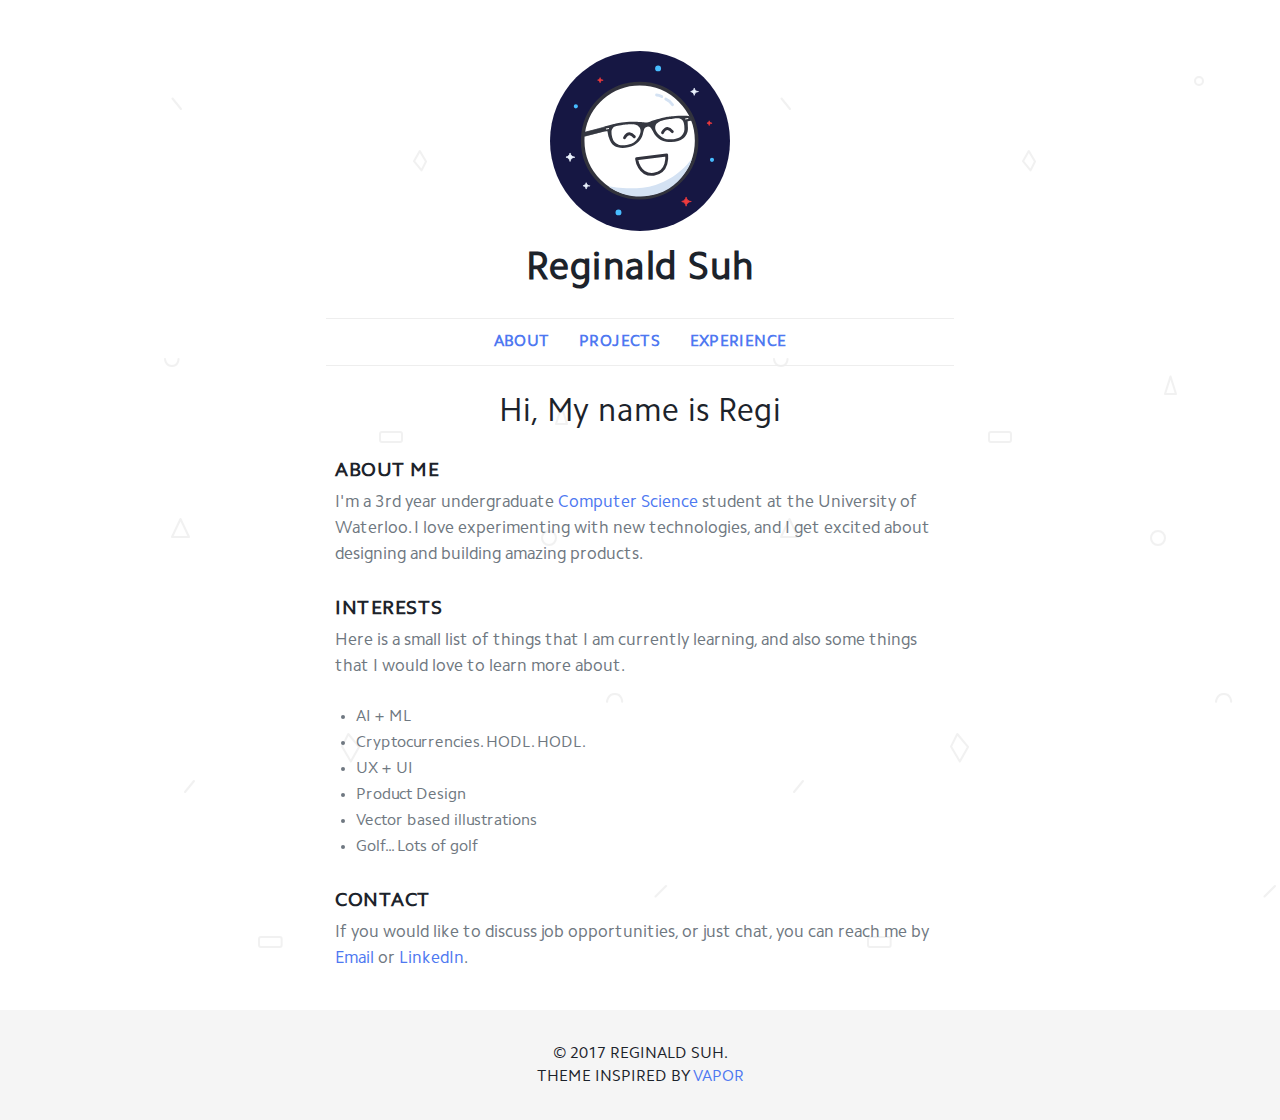
<file: index.html>
<!DOCTYPE html>
<html lang="en">
  <head>
    <meta charset="utf-8">
    <meta http-equiv="X-UA-Compatible" content="IE=edge">
    <meta name="viewport" content="width=device-width, initial-scale=1">

    <title>Reginald Suh</title>

    <!-- Bootstrap -->
    <link href="css/bootstrap.min.css" rel="stylesheet">
    <!-- Global Styles -->
    <link href="css/global.css" rel="stylesheet">
    <!-- About -->
    <link href="css/about.css" rel="stylesheet">
    <!-- Fakeloader -->
    <link href="css/fakeLoader.css" rel="stylesheet">
  </head>
  <body>
    <div id="fakeLoader"></div>
    <!-- Emoji Section -->
    <div class="container-fluid">
      <div class="row">
        <!-- The col-lg-6 is 719 px on my local machine (Close to 700px) -->
        <div class="col-lg-6 col-lg-offset-3" id="emoji_div">
          <img src="images/emoji.svg" alt="" id="emoji_img">
        </div>
      </div>
    </div>

    <!-- Name Section -->
    <div class="container-fluid">
      <div class="row">
        <div class="col-lg-6 col-lg-offset-3" id="nameTitle_div">
          <h2 id="nameTitle">Reginald Suh</h2>
        </div>
      </div>
    </div>

    <!-- Navigation Section -->
    <nav role="navigation" id="navigation">
      <hr id="hr">
      <ul>
        <li>
          <a href="index.html"><span class="highlighted" id="index">About</span></a>
        </li>
        <li>
          <a href="project.html"><span class="highlighted">Projects</span></a>
        </li>
        <li>
          <a href="experience.html"><span class="highlighted">Experience</span></a>
        </li>
      </ul>
      <hr id="hr">
    </nav>

    <!-- ABOUT SECTION STARTS HERE -->

    <!-- Introduction Section -->
    <div class="container-fluid">
      <div class="row">
        <div class="col-lg-6 col-lg-offset-3" id="introduction_title_div">
          <h1 id="introduction_title">Hi, My name is Regi</h1>
        </div>
      </div>
    </div>

    <!-- About Section -->
    <div class="container-fluid">
      <div class="row">
        <div class="col-lg-6 col-lg-offset-3 col-md-8 col-md-offset-2 col-sm-8 col-sm-offset-2 col-xs-10 col-xs-offset-1" id="about_div">
          <h2 id="about">About Me</h2>
          <p id="introduction_text">I'm a 3rd year undergraduate <a href="https://cs.uwaterloo.ca/" target="_blank"><span class="highlighted">Computer Science</a></span> student at the University of Waterloo. I love experimenting with new technologies, and I get excited about designing and building amazing products.</p>
        </div>
      </div>
    </div>

    <!-- Interests Section -->
    <div class="container-fluid">
      <div class="row">
        <div class="col-lg-6 col-lg-offset-3 col-md-8 col-md-offset-2 col-sm-8 col-sm-offset-2 col-xs-10 col-xs-offset-1" id="interests_div">
          <h2 id="interests">Interests</h2>
          <p id="interests_text">Here is a small list of things that I am currently learning, and also some things that I would love to learn more about.</p>
          <ul id="interest_ul">
            <li>AI + ML</li>
            <li>Cryptocurrencies. HODL. HODL.</li>
            <li>UX + UI</li>
            <li>Product Design</li>
            <li>Vector based illustrations</li>
            <li>Golf... Lots of golf</li>
          </ul>
        </div>
      </div>
    </div>

    <!-- Contact Section -->
    <div class="container-fluid">
      <div class="row">
        <div class="col-lg-6 col-lg-offset-3 col-md-8 col-md-offset-2 col-sm-8 col-sm-offset-2 col-xs-10 col-xs-offset-1">
          <h2 id="contact">Contact</h2>
          <p>If you would like to discuss job opportunities, or just chat, you can reach me by <a href="mailto:rsuh@uwaterloo.ca" target="_top"><span class="highlighted">Email</span></a> or <a href="https://ca.linkedin.com/in/reginaldsuh" target="_blank"><span class="highlighted">LinkedIn</span></a>.</p>
        </div>
      </div>
    </div>

    <!-- Footer Section -->
    <footer class="site-footer">
      <div id="inner">
        <section id="copyright">© 2017 REGINALD SUH.</section>
        <section id="vapor_shoutout">Theme inspired by <a href="https://github.com/sethlilly/vapor" target="_blank"><span class="highlighted">vapor</span></a></section>
      </div>
    </footer>

    <!-- jQuery (necessary for Bootstrap's JavaScript plugins) -->
    <script src="https://ajax.googleapis.com/ajax/libs/jquery/1.11.0/jquery.min.js"></script>
    <!-- Include all compiled plugins (below), or include individual files as needed -->
    <script src="js/bootstrap.min.js"></script>

    <script>
      (function(i,s,o,g,r,a,m){i['GoogleAnalyticsObject']=r;i[r]=i[r]||function(){
      (i[r].q=i[r].q||[]).push(arguments)},i[r].l=1*new Date();a=s.createElement(o),
      m=s.getElementsByTagName(o)[0];a.async=1;a.src=g;m.parentNode.insertBefore(a,m)
      })(window,document,'script','https://www.google-analytics.com/analytics.js','ga');

      ga('create', 'UA-105362503-1', 'auto');
      ga('send', 'pageview');

    </script>
  </body>
</html>
</file>
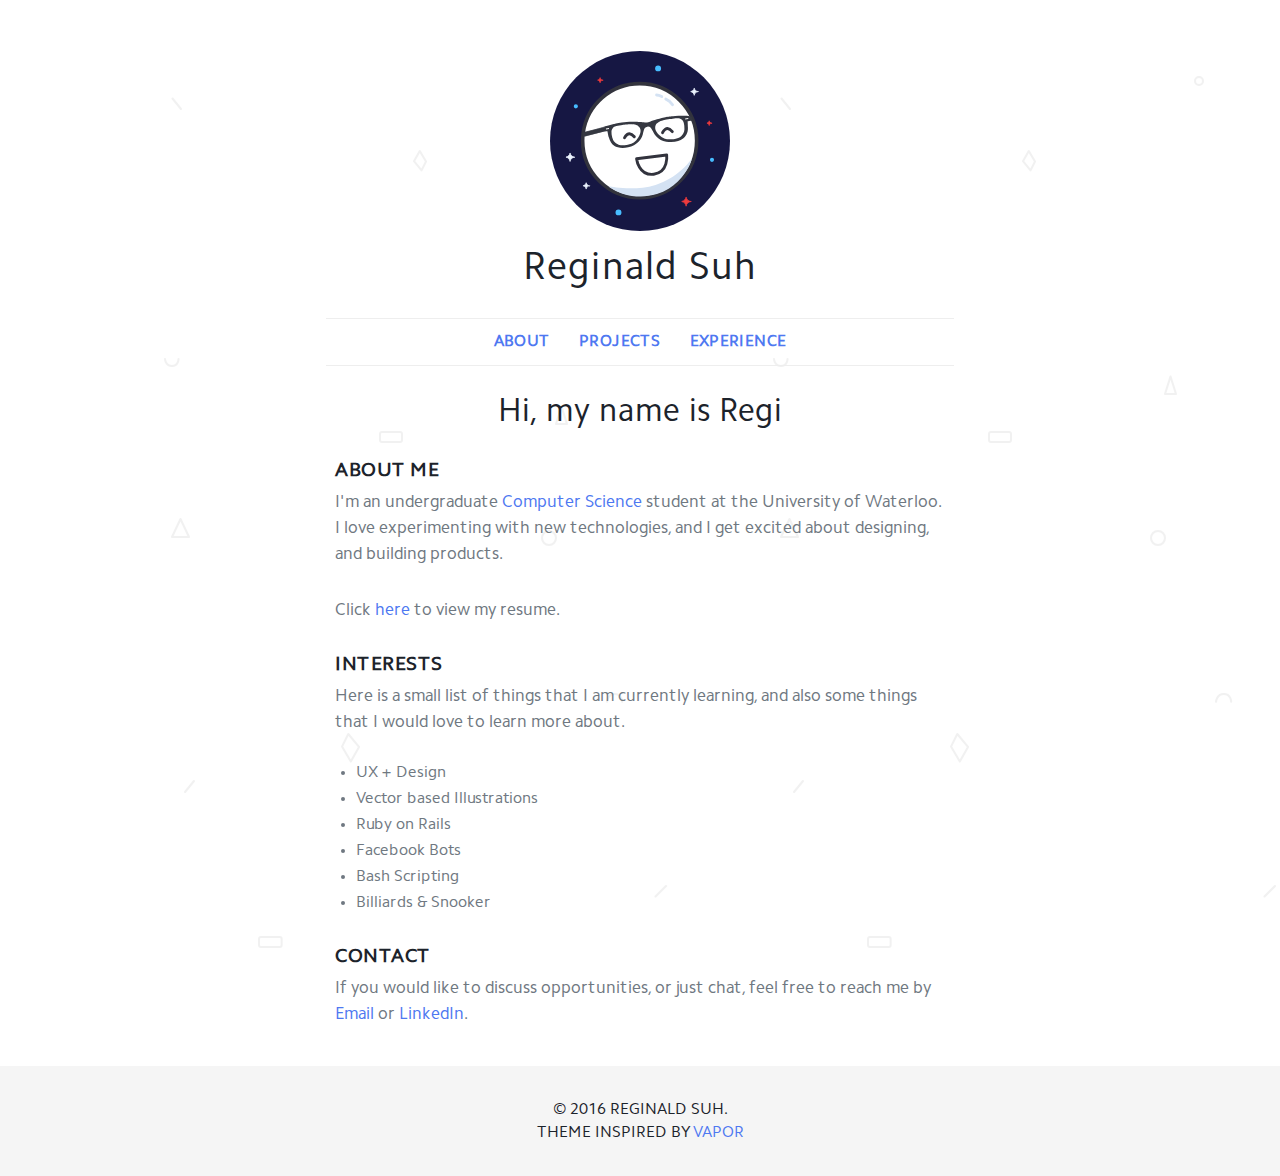
<file: about.html>
<!DOCTYPE html>
<html lang="en">
  <head>
    <meta charset="utf-8">
    <meta http-equiv="X-UA-Compatible" content="IE=edge">
    <meta name="viewport" content="width=device-width, initial-scale=1">

    <title>Reginald Suh</title>

    <!-- Bootstrap -->
    <link href="css/bootstrap.min.css" rel="stylesheet">
    <!-- Global Styles -->
    <link href="css/global.css" rel="stylesheet">
    <!-- About -->
    <link href="css/about.css" rel="stylesheet">

    <!-- HTML5 shim and Respond.js for IE8 support of HTML5 elements and media queries -->
    <!-- WARNING: Respond.js doesn't work if you view the page via file:// -->
    <!--[if lt IE 9]>
      <script src="https://oss.maxcdn.com/html5shiv/3.7.2/html5shiv.min.js"></script>
      <script src="https://oss.maxcdn.com/respond/1.4.2/respond.min.js"></script>
    <![endif]-->
  </head>
  <body>
    <!-- Emoji Section -->
    <div class="container-fluid">
      <div class="row">
        <!-- The col-lg-6 is 719 px on my local machine (Close to 700px) -->
        <div class="col-lg-6 col-lg-offset-3" id="emoji_div">
          <img src="images/emoji.svg" alt="" id="emoji_img">
        </div>
      </div>
    </div>

    <!-- Name Section -->
    <div class="container-fluid">
      <div class="row">
        <div class="col-lg-6 col-lg-offset-3" id="nameTitle_div">
          <h1 id="nameTitle">Reginald Suh</h1>
        </div>
      </div>
    </div>

    <!-- Navigation Section -->
    <nav role="navigation" id="navigation">
      <hr id="hr">
      <ul>
        <li>
          <a href="about.html"><span class="highlighted">About</span></a>
        </li>
        <li>
          <a href="project.html"><span class="highlighted">Projects</span></a>
        </li>
        <li>
          <a href="experience.html"><span class="highlighted">Experience</span></a>
        </li>
      </ul>
      <hr id="hr">
    </nav>

    <!-- ABOUT SECTION STARTS HERE -->

    <!-- Introduction Section -->
    <div class="container-fluid">
      <div class="row">
        <div class="col-lg-6 col-lg-offset-3" id="introduction_title_div">
          <h1 id="introduction_title">Hi, my name is Regi</h1>
        </div>
      </div>
    </div>

    <!-- About Section -->
    <div class="container-fluid">
      <div class="row">
        <div class="col-lg-6 col-lg-offset-3 col-md-8 col-md-offset-2 col-sm-8 col-sm-offset-2 col-xs-10 col-xs-offset-1" id="about_div">
          <h2 id="about">About Me</h2>
          <p id="introduction_text">I'm an undergraduate <a href="https://cs.uwaterloo.ca/" target="_blank"><span class="highlighted">Computer Science</a></span> student at the University of Waterloo. I love experimenting with new technologies, and I get excited about designing, and building products.</p>
          <br>
          <p>Click <a href="#" target="_blank"><span class="highlighted">here</span></a> to view my resume.</p>
        </div>
      </div>
    </div>

    <!-- Interests Section -->
    <div class="container-fluid">
      <div class="row">
        <div class="col-lg-6 col-lg-offset-3 col-md-8 col-md-offset-2 col-sm-8 col-sm-offset-2 col-xs-10 col-xs-offset-1" id="interests_div">
          <h2 id="interests">Interests</h2>
          <p id="interests_text">Here is a small list of things that I am currently learning, and also some things that I would love to learn more about.</p>
          <ul id="interest_ul">
            <li>UX + Design</li>
            <li>Vector based Illustrations</li>
            <li>Ruby on Rails</li>
            <li>Facebook Bots</li>
            <li>Bash Scripting</li>
            <li>Billiards & Snooker</li>
          </ul>
        </div>
      </div>
    </div>

    <!-- Contact Section -->
    <div class="container-fluid">
      <div class="row">
        <div class="col-lg-6 col-lg-offset-3 col-md-8 col-md-offset-2 col-sm-8 col-sm-offset-2 col-xs-10 col-xs-offset-1">
          <h2 id="contact">Contact</h2>
          <p>If you would like to discuss opportunities, or just chat, feel free to reach me by <a href="mailto:rsuh@uwaterloo.ca" target="_top"><span class="highlighted">Email</span></a> or <a href="https://ca.linkedin.com/in/reginaldsuh" target="_blank"><span class="highlighted">LinkedIn</span></a>.</p>
        </div>
      </div>
    </div>

    <!-- Footer Section -->
    <footer class="site-footer">
      <div id="inner">
        <section id="copyright">© 2016 REGINALD SUH.</section>
        <section id="vapor_shoutout">Theme inspired by <a href="https://github.com/sethlilly/vapor" target="_blank"><span class="highlighted">vapor</span></a></section>
      </div>
    </footer>

    <!-- jQuery (necessary for Bootstrap's JavaScript plugins) -->
    <script src="https://ajax.googleapis.com/ajax/libs/jquery/1.11.3/jquery.min.js"></script>
    <!-- Include all compiled plugins (below), or include individual files as needed -->
    <script src="js/bootstrap.min.js"></script>
  </body>
</html>
</file>
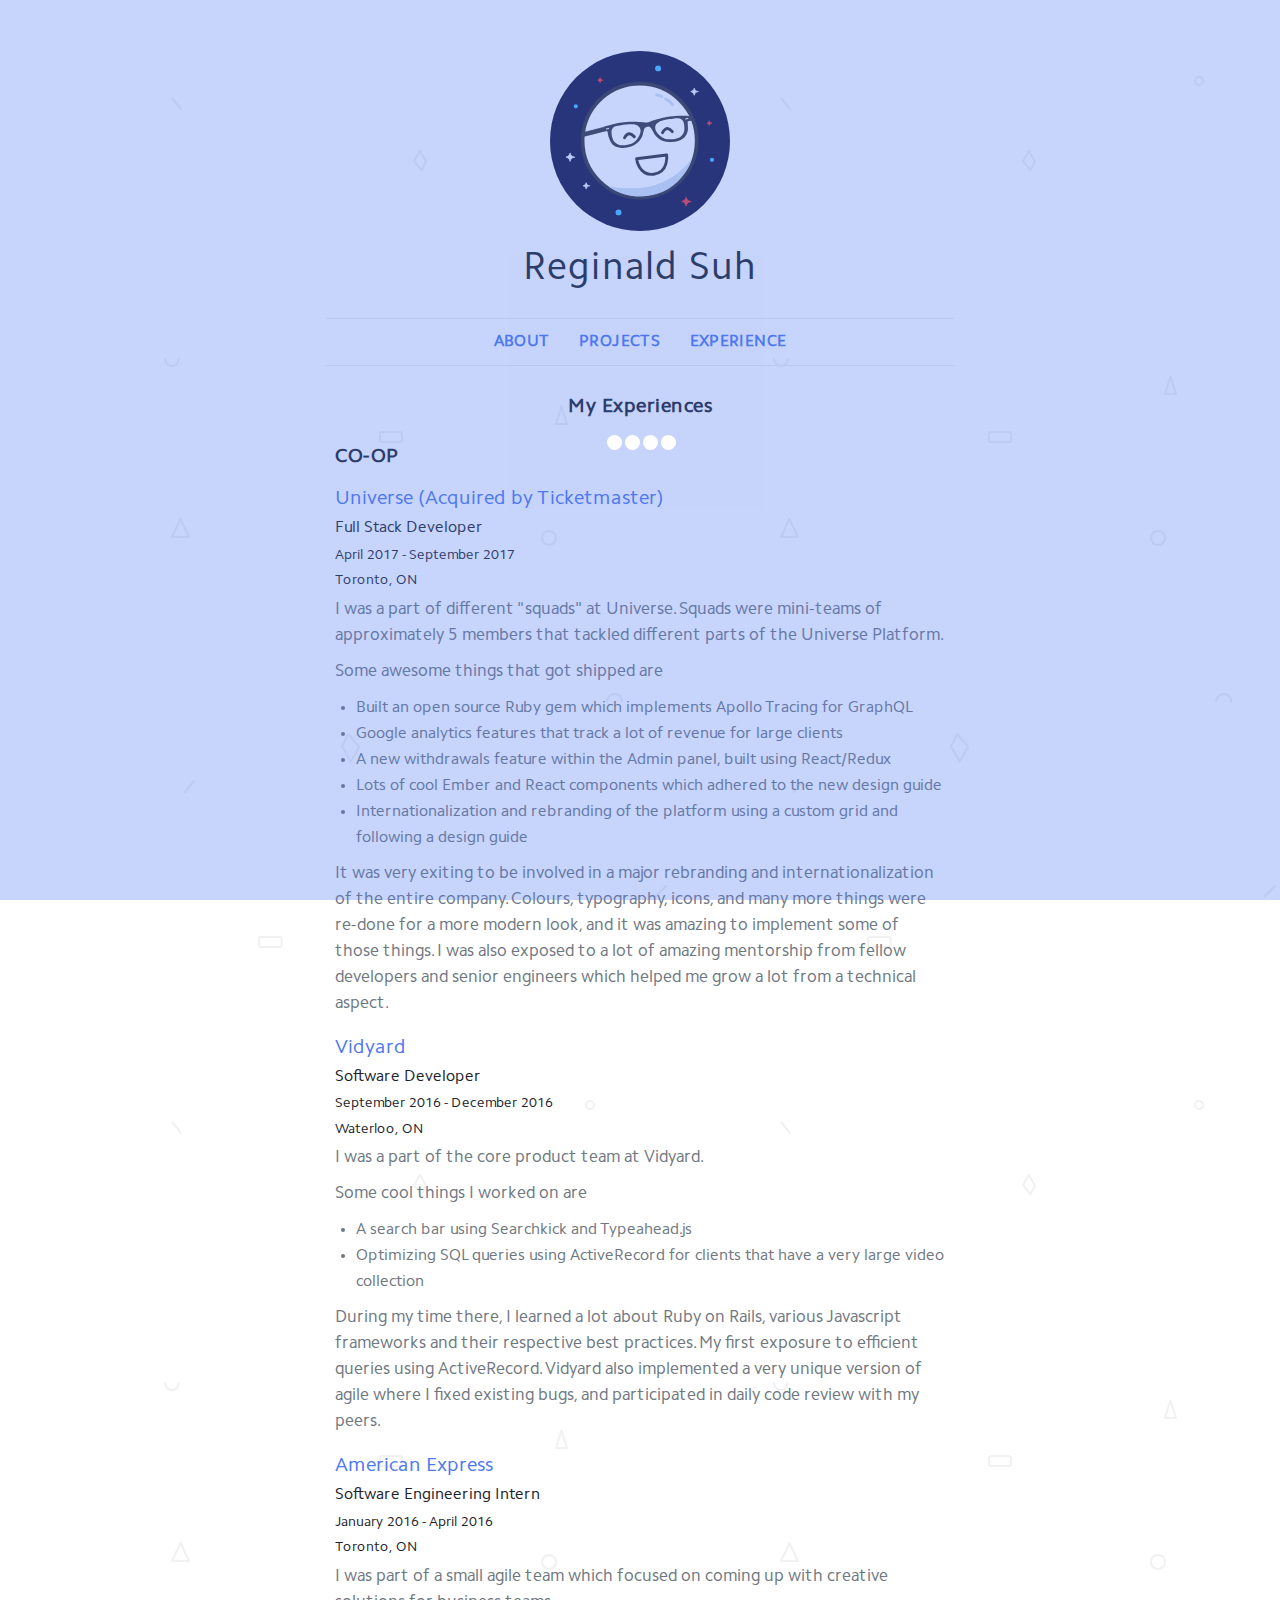
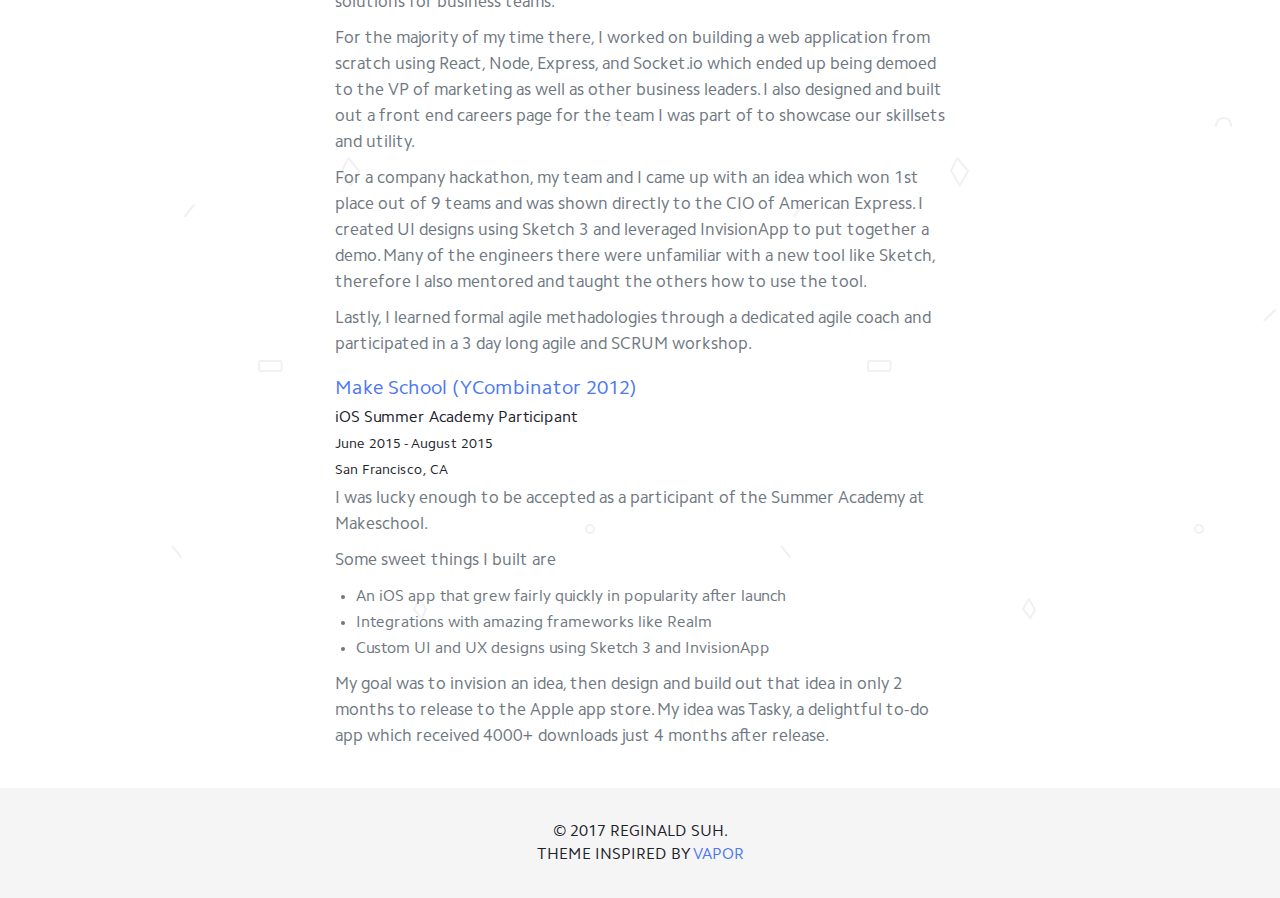
<file: experience.html>
<!DOCTYPE html>
<html lang="en">
  <head>
    <meta charset="utf-8">
    <meta http-equiv="X-UA-Compatible" content="IE=edge">
    <meta name="viewport" content="width=device-width, initial-scale=1">

    <title>REGINALD SUH</title>

    <!-- Bootstrap -->
    <link href="css/bootstrap.min.css" rel="stylesheet">
    <!-- Global Styles -->
    <link href="css/global.css" rel="stylesheet">
    <!-- Project -->
    <link href="css/experience.css" rel="stylesheet">
    <!-- Fakeloader -->
    <link href="css/fakeLoader.css" rel="stylesheet">
  </head>
  <body>
    <div id="fakeLoader"></div>
    <!-- Emoji Section -->
    <div class="container-fluid">
      <div class="row">
        <!-- The col-lg-6 is 719 px on my local machine (Close to 700px) -->
        <div class="col-lg-6 col-lg-offset-3" id="emoji_div">
          <img src="images/emoji.svg" alt="" id="emoji_img">
        </div>
      </div>
    </div>

    <!-- Name Section -->
    <div class="container-fluid">
      <div class="row">
        <div class="col-lg-6 col-lg-offset-3" id="nameTitle_div">
          <h1 id="nameTitle">Reginald Suh</h1>
        </div>
      </div>
    </div>

    <!-- Navigation Section -->
    <nav role="navigation" id="navigation">
      <hr id="hr">
      <ul>
        <li>
          <a href="index.html"><span class="highlighted">About</span></a>
        </li>
        <li>
          <a href="project.html"><span class="highlighted" id="projects">Projects</span></a>
        </li>
        <li>
          <a href="experience.html"><span class="highlighted">Experience</span></a>
        </li>
      </ul>
      <hr id="hr">
    </nav>

    <!-- EXPERIENCE SECTION STARTS HERE -->

    <!-- Introduction Section -->
    <div class="container-fluid">
      <div class="row">
        <div class="col-lg-6 col-lg-offset-3" id="my_projects_div">
          <h2 id="my_experience_title">My Experiences</h2>
        </div>
      </div>
    </div>

    <!-- Coop Section -->
    <div class="container-fluid">
      <div class="row">
        <div class="col-lg-6 col-lg-offset-3 col-md-8 col-md-offset-2 col-sm-8 col-sm-offset-2 col-xs-10 col-xs-offset-1" id="coop_div">
          <h2 id="coop">Co-op</h2>

          <!-- Universe -->
          <h3 id="universe">
            <span><a href="https://www.universe.com/" target="_blank" class="highlighted">Universe (Acquired by Ticketmaster)</a></span>
          </h3>
          <h4>Full Stack Developer</h4>
          <h5 id="date">April 2017 - September 2017</h5>
          <h5 id="location">Toronto, ON</h5>
          <p>
            I was a part of different "squads" at Universe. Squads were mini-teams of approximately 5 members that tackled different parts of the Universe Platform.
          </p>
          <p>
            Some awesome things that got shipped are
            <ul>
              <li>Built an open source Ruby gem which implements Apollo Tracing for GraphQL</li>
              <li>Google analytics features that track a lot of revenue for large clients</li>
              <li>A new withdrawals feature within the Admin panel, built using React/Redux</li>
              <li>Lots of cool Ember and React components which adhered to the new design guide</li>
              <li>Internationalization and rebranding of the platform using a custom grid and following a design guide</li>
            </ul>
          </p>
          <p>
            It was very exiting to be involved in a major rebranding and internationalization of the entire company. Colours, typography, icons, and many more things were re-done for a more modern look, and it was amazing to implement some of those things. I was also exposed to a lot of amazing mentorship from fellow developers and senior engineers which helped me grow a lot from a technical aspect.
          </p>

          <!-- Vidyard -->
          <!-- Put roles here? -->
          <h3 id="vidyard">
            <span><a href="https://www.vidyard.com/" target="_blank" class="highlighted">Vidyard</a></span>
          </h3>
          <h4>Software Developer</h4>
          <h5 id="date">September 2016 - December 2016</h5>
          <h5 id="location">Waterloo, ON</h5>
          <p>
            I was a part of the core product team at Vidyard.
          </p>

          <p>
            Some cool things I worked on are
            <ul>
              <li>A search bar using Searchkick and Typeahead.js</li>
              <li>Optimizing SQL queries using ActiveRecord for clients that have a very large video collection</li>
            </ul>
          </p>

          <p>
            During my time there, I learned a lot about Ruby on Rails, various Javascript frameworks and their respective best practices. My first exposure to efficient queries using ActiveRecord. Vidyard also implemented a very unique version of agile where I fixed existing bugs, and participated in daily code review with my peers.
          </p>

          <!-- Amex -->
          <h3 id="amex">
            <span><a href="https://www.americanexpress.com/canada/" target="_blank" class="highlighted">American Express</a></span>
          </h3>
          <h4>Software Engineering Intern</h4>
          <h5 id="date">January 2016 - April 2016</h5>
          <h5 id="location">Toronto, ON</h5>
          <p>
            I was part of a small agile team which focused on coming up with creative solutions for business teams.
          </p>

          <p>
            For the majority of my time there, I worked on building a web application from scratch using React, Node, Express, and Socket.io which ended up being demoed to the VP of marketing as well as other business leaders. I also designed and built out a front end careers page for the team I was part of to showcase our skillsets and utility.
          </p>

          <p>
            For a company hackathon, my team and I came up with an idea which won 1st place out of 9 teams and was shown directly to the CIO of American Express. I created UI designs using Sketch 3 and leveraged InvisionApp to put together a demo.
            Many of the engineers there were unfamiliar with a new tool like Sketch, therefore I also mentored and taught the others how to use the tool.
          </p>

          <p>
            Lastly, I learned formal agile methadologies through a dedicated agile coach and participated in a 3 day long agile and SCRUM workshop.
          </p>

          <!-- Amex -->
          <h3 id="makeschool">
            <span><a href="https://www.makeschool.com/" target="_blank" class="highlighted">Make School (YCombinator 2012)</a></span>
          </h3>
          <h4>iOS Summer Academy Participant</h4>
          <h5 id="date">June 2015 - August 2015</h5>
          <h5 id="location">San Francisco, CA</h5>
          <p>
            I was lucky enough to be accepted as a participant of the Summer Academy at Makeschool.
          <p>

          <p>
            Some sweet things I built are
            <ul>
              <li>An iOS app that grew fairly quickly in popularity after launch</li>
              <li>Integrations with amazing frameworks like Realm</li>
              <li>Custom UI and UX designs using Sketch 3 and InvisionApp</li>
            </ul>
          </p>

          <p>
            My goal was to invision an idea, then design and build out that idea in only 2 months to release to the Apple app store. My idea was Tasky, a delightful to-do app which received 4000+ downloads just 4 months after release.
          </p>
        </div>
      </div>
    </div>

    <!-- Footer Section -->
    <footer class="site-footer">
      <div id="inner">
        <section id="copyright">© 2017 REGINALD SUH.</section>
        <section id="vapor_shoutout">Theme inspired by <a href="https://github.com/sethlilly/vapor" target="_blank"><span class="highlighted">vapor</span></a></section>
      </div>
    </footer>

    <!-- jQuery (necessary for Bootstrap's JavaScript plugins) -->
    <script src="https://ajax.googleapis.com/ajax/libs/jquery/1.11.3/jquery.min.js"></script>
    <!-- Include all compiled plugins (below), or include individual files as needed -->
    <script src="js/bootstrap.min.js"></script>

    <!-- Fake loader -->
    <script src="js/fakeLoader.min.js"></script>

    <script type="text/javascript">
      $("#fakeLoader").fakeLoader({
          timeToHide:500, //Time in milliseconds for fakeLoader disappear
          zIndex:999, // Default zIndex
          spinner:"spinner7",//Options: 'spinner1', 'spinner2', 'spinner3', 'spinner4', 'spinner5', 'spinner6', 'spinner7'
          bgColor:"#4E78F1", //Hex, RGB or RGBA colors
      });

      $("#projects").click(function() {
        $('#fakeLoader').removeAttr('id');
      });
    </script>

    <script>
      (function(i,s,o,g,r,a,m){i['GoogleAnalyticsObject']=r;i[r]=i[r]||function(){
      (i[r].q=i[r].q||[]).push(arguments)},i[r].l=1*new Date();a=s.createElement(o),
      m=s.getElementsByTagName(o)[0];a.async=1;a.src=g;m.parentNode.insertBefore(a,m)
      })(window,document,'script','https://www.google-analytics.com/analytics.js','ga');

      ga('create', 'UA-105362503-1', 'auto');
      ga('send', 'pageview');

    </script>
  </body>
</html>
</file>
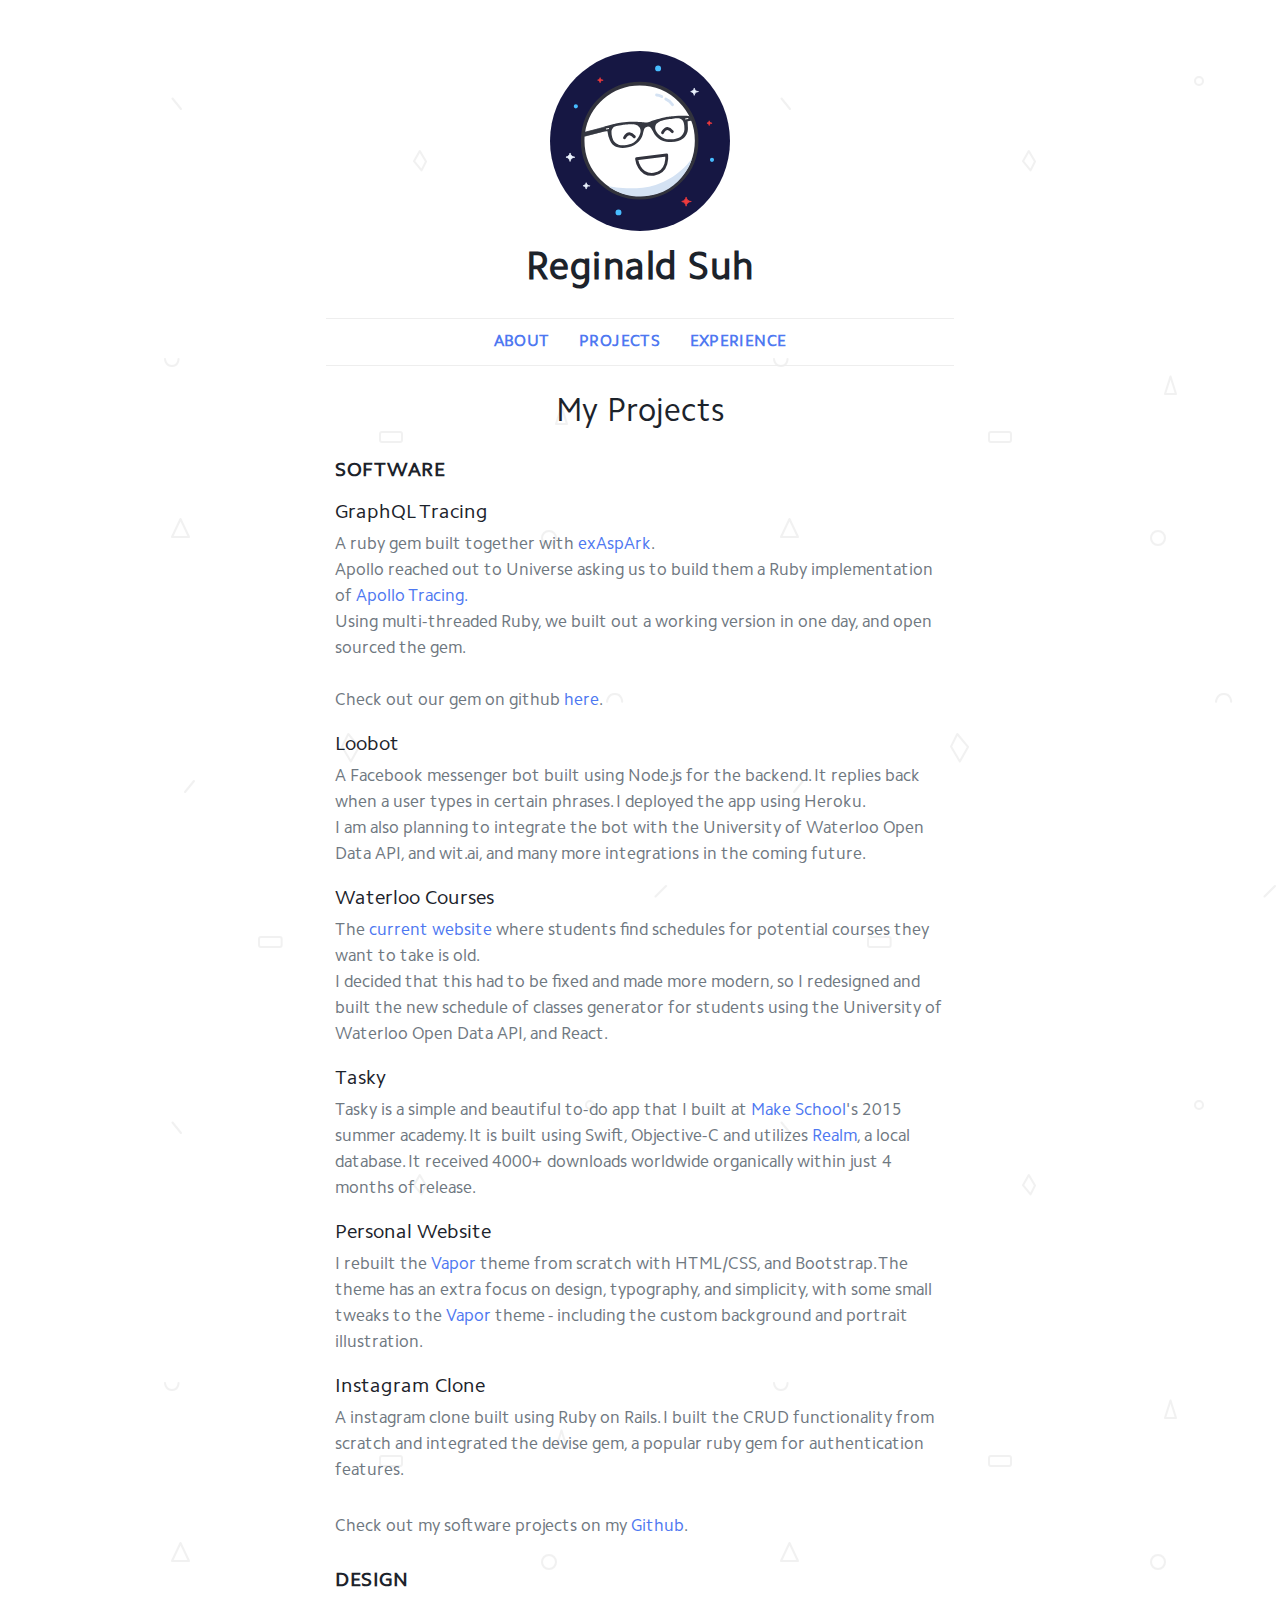
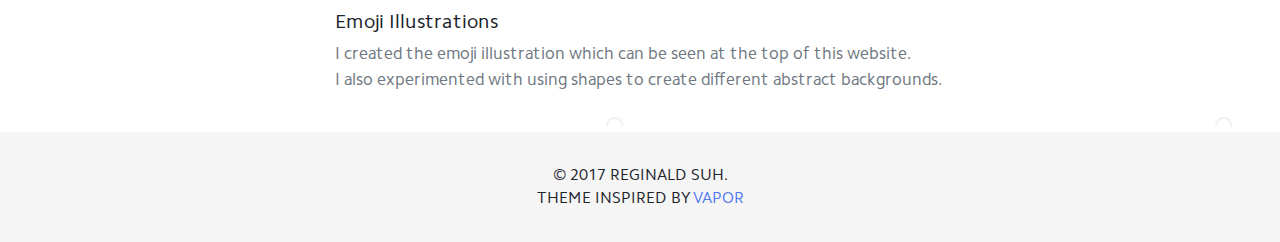
<file: project.html>
<!DOCTYPE html>
<html lang="en">
  <head>
    <meta charset="utf-8">
    <meta http-equiv="X-UA-Compatible" content="IE=edge">
    <meta name="viewport" content="width=device-width, initial-scale=1">

    <title>Reginald Suh</title>

    <!-- Bootstrap -->
    <link href="css/bootstrap.min.css" rel="stylesheet">
    <!-- Global Styles -->
    <link href="css/global.css" rel="stylesheet">
    <!-- Project -->
    <link href="css/project.css" rel="stylesheet">
    <!-- Fakeloader -->
    <link href="css/fakeLoader.css" rel="stylesheet">
  </head>
  <body>
    <div id="fakeLoader"></div>
    <!-- Emoji Section -->
    <div class="container-fluid">
      <div class="row">
        <!-- The col-lg-6 is 719 px on my local machine (Close to 700px) -->
        <div class="col-lg-6 col-lg-offset-3" id="emoji_div">
          <img src="images/emoji.svg" alt="" id="emoji_img">
        </div>
      </div>
    </div>

    <!-- Name Section -->
    <div class="container-fluid">
      <div class="row">
        <div class="col-lg-6 col-lg-offset-3" id="nameTitle_div">
          <h2 id="nameTitle">Reginald Suh</h2>
        </div>
      </div>
    </div>

    <!-- Navigation Section -->
    <nav role="navigation" id="navigation">
      <hr id="hr">
      <ul>
        <li>
          <a href="index.html"><span class="highlighted">About</span></a>
        </li>
        <li>
          <a href="project.html"><span class="highlighted">Projects</span></a>
        </li>
        <li>
          <a href="experience.html"><span class="highlighted" id="experience">Experience</span></a>
        </li>
      </ul>
      <hr id="hr">
    </nav>

    <!-- PROJECT SECTION STARTS HERE -->

    <!-- Introduction Section -->
    <div class="container-fluid">
      <div class="row">
        <div class="col-lg-6 col-lg-offset-3 col-md-8 col-md-offset-2 col-sm-8 col-sm-offset-2 col-xs-10 col-xs-offset-1" id="my_projects_div">
          <h1 id="my_projects_title">My Projects</h1>
          <!-- <p>Here are the projects that I've worked on, or am currently working on.</p> -->
        </div>
      </div>
    </div>

    <!-- Software Section -->
    <div class="container-fluid">
      <div class="row">
        <div class="col-lg-6 col-lg-offset-3 col-md-8 col-md-offset-2 col-sm-8 col-sm-offset-2 col-xs-10 col-xs-offset-1" id="software_div">
          <h2 id="software">Software</h2>
          <!-- Ruby Gem -->
          <h3 id="apollo_tracing_title">GraphQL Tracing</h3>
          <p>
            A ruby gem built together with <a href="https://github.com/exAspArk"><span class="highlighted">exAspArk</span></a>.
            <br />
            Apollo reached out to Universe asking us to build them a Ruby implementation of <a href="https://github.com/apollographql/apollo-tracing"><span class="highlighted">Apollo Tracing.</span></a>
            <br />
            Using multi-threaded Ruby, we built out a working version in one day, and open sourced the gem.
            <br />
            <br />
            Check out our gem on github <a href="https://github.com/uniiverse/graphql-tracing" target="_blank"><span class="highlighted">here</span></a>.
          </p>

          <!-- Loobot -->
          <!-- <h3 id="testBot_title"><span class="highlighted">Loobot</span></h3> -->
          <h3 id="testBot_title">Loobot</h3>
          <p>
            A Facebook messenger bot built using Node.js for the backend. It replies back when a user types in certain phrases. I deployed the app using Heroku.
            <br />
            I am also planning to integrate the bot with the University of Waterloo Open Data API, and wit.ai, and many more integrations in the coming future.
          </p>

          <!-- Waterloo Courses -->
          <h3 id="wcourses_title">Waterloo Courses</h3>
          <p>
            The <a href="http://www.adm.uwaterloo.ca/infocour/CIR/SA/under.html" target="_blank"><span class="highlighted">current website</span></a> where students find schedules for potential courses they want to take is old.
            <br />
            I decided that this had to be fixed and made more modern, so I redesigned and built the new schedule of classes generator for students using the University of Waterloo Open Data API, and React.
          </p>

          <!-- Tasky -->
          <h3 id="tasky_title">Tasky</h3>
          <p>
            Tasky is a simple and beautiful to-do app that I built at <a href="https://www.makeschool.com/" target="_blank"><span class="highlighted">Make School</span></a>'s 2015 summer academy. It is built using Swift, Objective-C and utilizes <a href="https://realm.io/" target="_blank"><span class="highlighted">Realm</span></a>, a local database. It received 4000+ downloads worldwide organically within just 4 months of release.
          </p>

          <!-- Personal Website -->
          <h3 id="personalSite_title">Personal Website</h3>
          <p>I rebuilt the <a href="https://github.com/sethlilly/vapor" target="_blank"><span class="highlighted">Vapor</span></a> theme from scratch with HTML/CSS, and Bootstrap. The theme has an extra focus on design, typography, and simplicity, with some small tweaks to the <a href="#"><span class="highlighted">Vapor</span></a> theme - including the custom background and portrait illustration.</p>

           <!-- Instagram -->
          <h3 id="instagram_title">Instagram Clone</h3>
          <p>A instagram clone built using Ruby on Rails. I built the CRUD functionality from scratch and integrated the devise gem, a popular ruby gem for authentication features.</p>

          <br>
          <p>Check out my software projects on my <a href="https://github.com/RSuh" target="_blank"><span class="highlighted">Github</span></a>.</p>
        </div>
      </div>
    </div>

    <!-- Design Section -->
    <div class="container-fluid">
      <div class="row">
        <div class="col-lg-6 col-lg-offset-3 col-md-8 col-md-offset-2 col-sm-8 col-sm-offset-2 col-xs-10 col-xs-offset-1" id="design_div">
          <h2 id="design">Design</h2>
          <!-- Design Project 1 Emoji Illustrations -->
          <h3 id="emoji_illustrations">Emoji Illustrations</h3>
          <p>
            I created the emoji illustration which can be seen at the top of this website.
            <br />
            I also experimented with using shapes to create different abstract backgrounds.
          </p>
        </div>
      </div>
    </div>


    <!-- Footer Section -->
    <footer class="site-footer">
      <div id="inner">
        <section id="copyright">© 2017 REGINALD SUH.</section>
        <section id="vapor_shoutout">Theme inspired by <a href="https://github.com/sethlilly/vapor" target="_blank"><span class="highlighted">vapor</span></a></section>
      </div>
    </footer>

    <!-- jQuery (necessary for Bootstrap's JavaScript plugins) -->
    <script src="https://ajax.googleapis.com/ajax/libs/jquery/1.11.3/jquery.min.js"></script>
    <!-- Include all compiled plugins (below), or include individual files as needed -->
    <script src="js/bootstrap.min.js"></script>

    <script>
      (function(i,s,o,g,r,a,m){i['GoogleAnalyticsObject']=r;i[r]=i[r]||function(){
      (i[r].q=i[r].q||[]).push(arguments)},i[r].l=1*new Date();a=s.createElement(o),
      m=s.getElementsByTagName(o)[0];a.async=1;a.src=g;m.parentNode.insertBefore(a,m)
      })(window,document,'script','https://www.google-analytics.com/analytics.js','ga');

      ga('create', 'UA-105362503-1', 'auto');
      ga('send', 'pageview');

    </script>
  </body>
</html>
</file>
<file: css/global.css>
/* Background Image */
html, body {
  background-image: url('../images/backgroundShapes.svg');
  -webkit-font-smoothing: antialiased;
}

/* Font Styles */
@font-face {
  font-family: "Camphor-Reg";
  src: url(../fonts/CamphorPro-Regular.ttf);
}

/* End Font Styles */
h1, h2, h3, h4, h5, h6 {
  margin-bottom: 8px;
}
/* Generic styles */
h1 {
  font-family: "Camphor-Reg";
  font-weight: 400;
  color: #1C232B;
  font-size: 32px;
  letter-spacing: .025em
}

h2 {
  font-family: "Camphor-Reg";
  color: #1C232B;
  font-size: 20px;
  font-weight: 600;
  letter-spacing: 0.5px;
}

h3 {
  font-family: "Camphor-Reg";
  color: #1C232B;
  font-size: 20px;
}

h4 {
  font-family: "Camphor-Reg";
  color: #1C232B;
  font-size: 16px;
}

h5 {
  font-family: "Camphor-Reg";
  color: #1C232B;
  font-size: 14px;
}

p {
  font-family: "Camphor-Reg";
  color: #6F7881;
  font-size: 17px;
  line-height: 26px;
  font-weight: 400;
}

li {
  font-family: "Camphor-Reg";
  color: #6F7881;
  font-size: 16px;
  line-height: 26px;
}

ul {
  padding-left: 1.5em;
}

nav ul {
  list-style: none;
  margin: 0 auto;
  text-align: center;
  padding-left: 0px !important;
}

nav ul li {
  font-family: "Camphor-Reg";
  display: inline-block;
  padding: 0 0.8em 0 0.8em;
  text-transform: uppercase;
  font-weight: 600;
  letter-spacing: .375px;
}

footer section {
  font-family: "Camphor-Reg";
  font-size: 16px;
  text-transform: uppercase;
  color: #1C232B;
}

span:visited {
  text-decoration: none;
}

span:active {
  text-decoration: none;
}

a:link {
  text-decoration: none;
}

a:visited {
  text-decoration: none;
}

a:hover {
  text-decoration: none;
}

a:active {
  text-decoration: none;
}

/* Color Highlights */
span.highlighted {
  color: #4E78F1;
}

a.highlighted {
  color: #4E78F1;
}

a.highlighted:hover {
  color: #3A66E5;
}

/* ID Specific styles*/

#emoji_div {
  text-align: center;
  margin-top: 4%;
}

#emoji_img {
  height: 180px;
  width: 180px;
}

#nameTitle_div {
  text-align: center;
}

#nameTitle {
  font-size: 38px;
  margin-top: 3%;
}

#hr {
  width: 49%;
  margin-top: 10px !important;
  margin-bottom: 10px !important;
}

#navigation {
  margin-top: 1.5%;
}

.site-footer {
  margin-top: 2em;
  height: 110px;
  background-color: #F5F5F5;
  padding: 0.1em 0;
  bottom: 0;
}

#inner {
  text-align: center;
}

#copyright {
  margin-top: 2em;
}

@media only screen and (max-width: 750px) {
  #hr {
    width: 60%;
  }
}

@media only screen and (max-width: 575px) {
  #hr {
    width: 70%;
  }
}

@media only screen and (max-width: 500px) {
  #hr {
    width: 85  %;
  }
}
</file>
<file: css/about.css>
#introduction_title_div {
  text-align: center;
}

#about {
  text-transform: uppercase;
}

#interests {
  text-transform: uppercase;
}

#interest_ul {
  margin-top: 4%;
}

#contact {
  text-transform: uppercase;
}
</file>
<file: css/fakeLoader.css>
/**********************
 *CSS Animations by:
 *http://codepen.io/vivinantony
***********************/
.spinner1 {
  width: 40px;
  height: 40px;
  position: relative;
}


.double-bounce1, .double-bounce2 {
  width: 100%;
  height: 100%;
  border-radius: 50%;
  background-color: #fff;
  opacity: 0.6;
  position: absolute;
  top: 0;
  left: 0;
  
  -webkit-animation: bounce 2.0s infinite ease-in-out;
  animation: bounce 2.0s infinite ease-in-out;
}

.double-bounce2 {
  -webkit-animation-delay: -1.0s;
  animation-delay: -1.0s;
}

@-webkit-keyframes bounce {
  0%, 100% { -webkit-transform: scale(0.0) }
  50% { -webkit-transform: scale(1.0) }
}

@keyframes bounce {
  0%, 100% { 
    transform: scale(0.0);
    -webkit-transform: scale(0.0);
  } 50% { 
    transform: scale(1.0);
    -webkit-transform: scale(1.0);
  }
}

.spinner2 {
  width: 40px;
  height: 40px;
  position: relative;
}


.container1 > div, .container2 > div, .container3 > div {
  width: 6px;
  height: 6px;
  background-color: #fff;

  border-radius: 100%;
  position: absolute;
  -webkit-animation: bouncedelay 1.2s infinite ease-in-out;
  animation: bouncedelay 1.2s infinite ease-in-out;
  /* Prevent first frame from flickering when animation starts */
  -webkit-animation-fill-mode: both;
  animation-fill-mode: both;
}

.spinner2 .spinner-container {
  position: absolute;
  width: 100%;
  height: 100%;
}

.container2 {
  -webkit-transform: rotateZ(45deg);
  transform: rotateZ(45deg);
}

.container3 {
  -webkit-transform: rotateZ(90deg);
  transform: rotateZ(90deg);
}

.circle1 { top: 0; left: 0; }
.circle2 { top: 0; right: 0; }
.circle3 { right: 0; bottom: 0; }
.circle4 { left: 0; bottom: 0; }

.container2 .circle1 {
  -webkit-animation-delay: -1.1s;
  animation-delay: -1.1s;
}

.container3 .circle1 {
  -webkit-animation-delay: -1.0s;
  animation-delay: -1.0s;
}

.container1 .circle2 {
  -webkit-animation-delay: -0.9s;
  animation-delay: -0.9s;
}

.container2 .circle2 {
  -webkit-animation-delay: -0.8s;
  animation-delay: -0.8s;
}

.container3 .circle2 {
  -webkit-animation-delay: -0.7s;
  animation-delay: -0.7s;
}

.container1 .circle3 {
  -webkit-animation-delay: -0.6s;
  animation-delay: -0.6s;
}

.container2 .circle3 {
  -webkit-animation-delay: -0.5s;
  animation-delay: -0.5s;
}

.container3 .circle3 {
  -webkit-animation-delay: -0.4s;
  animation-delay: -0.4s;
}

.container1 .circle4 {
  -webkit-animation-delay: -0.3s;
  animation-delay: -0.3s;
}

.container2 .circle4 {
  -webkit-animation-delay: -0.2s;
  animation-delay: -0.2s;
}

.container3 .circle4 {
  -webkit-animation-delay: -0.1s;
  animation-delay: -0.1s;
}

@-webkit-keyframes bouncedelay {
  0%, 80%, 100% { -webkit-transform: scale(0.0) }
  40% { -webkit-transform: scale(1.0) }
}

@keyframes bouncedelay {
  0%, 80%, 100% { 
    transform: scale(0.0);
    -webkit-transform: scale(0.0);
  } 40% { 
    transform: scale(1.0);
    -webkit-transform: scale(1.0);
  }
}

.spinner3 {
  width: 40px;
  height: 40px;
  position: relative;  
  -webkit-animation: rotate 2.0s infinite linear;
  animation: rotate 2.0s infinite linear;
}

.dot1, .dot2 {
  width: 60%;
  height: 60%;
  display: inline-block;
  position: absolute;
  top: 0;
  background-color: #fff;
  border-radius: 100%;
  
  -webkit-animation: bounce 2.0s infinite ease-in-out;
  animation: bounce 2.0s infinite ease-in-out;
}

.dot2 {
  top: auto;
  bottom: 0px;
  -webkit-animation-delay: -1.0s;
  animation-delay: -1.0s;
}

@-webkit-keyframes rotate { 100% { -webkit-transform: rotate(360deg) }}
@keyframes rotate { 100% { transform: rotate(360deg); -webkit-transform: rotate(360deg) }}

@-webkit-keyframes bounce {
  0%, 100% { -webkit-transform: scale(0.0) }
  50% { -webkit-transform: scale(1.0) }
}

@keyframes bounce {
  0%, 100% { 
    transform: scale(0.0);
    -webkit-transform: scale(0.0);
  } 50% { 
    transform: scale(1.0);
    -webkit-transform: scale(1.0);
  }
}

.spinner4 {
  width: 30px;
  height: 30px;
  background-color: #fff;
  -webkit-animation: rotateplane 1.2s infinite ease-in-out;
  animation: rotateplane 1.2s infinite ease-in-out;
}

@-webkit-keyframes rotateplane {
  0% { -webkit-transform: perspective(120px) }
  50% { -webkit-transform: perspective(120px) rotateY(180deg) }
  100% { -webkit-transform: perspective(120px) rotateY(180deg)  rotateX(180deg) }
}

@keyframes rotateplane {
  0% { 
    transform: perspective(120px) rotateX(0deg) rotateY(0deg);
    -webkit-transform: perspective(120px) rotateX(0deg) rotateY(0deg) 
  } 50% { 
    transform: perspective(120px) rotateX(-180.1deg) rotateY(0deg);
    -webkit-transform: perspective(120px) rotateX(-180.1deg) rotateY(0deg) 
  } 100% { 
    transform: perspective(120px) rotateX(-180deg) rotateY(-179.9deg);
    -webkit-transform: perspective(120px) rotateX(-180deg) rotateY(-179.9deg);
  }
}

.spinner5 {
  width: 32px;
  height: 32px;
  position: relative;
}

.cube1, .cube2 {
  background-color: #fff;
  width: 10px;
  height: 10px;
  position: absolute;
  top: 0;
  left: 0;
  
  -webkit-animation: cubemove 1.8s infinite ease-in-out;
  animation: cubemove 1.8s infinite ease-in-out;
}

.cube2 {
  -webkit-animation-delay: -0.9s;
  animation-delay: -0.9s;
}

@-webkit-keyframes cubemove {
  25% { -webkit-transform: translateX(42px) rotate(-90deg) scale(0.5) }
  50% { -webkit-transform: translateX(42px) translateY(42px) rotate(-180deg) }
  75% { -webkit-transform: translateX(0px) translateY(42px) rotate(-270deg) scale(0.5) }
  100% { -webkit-transform: rotate(-360deg) }
}

@keyframes cubemove {
  25% { 
    transform: translateX(42px) rotate(-90deg) scale(0.5);
    -webkit-transform: translateX(42px) rotate(-90deg) scale(0.5);
  } 50% { 
    transform: translateX(42px) translateY(42px) rotate(-179deg);
    -webkit-transform: translateX(42px) translateY(42px) rotate(-179deg);
  } 50.1% { 
    transform: translateX(42px) translateY(42px) rotate(-180deg);
    -webkit-transform: translateX(42px) translateY(42px) rotate(-180deg);
  } 75% { 
    transform: translateX(0px) translateY(42px) rotate(-270deg) scale(0.5);
    -webkit-transform: translateX(0px) translateY(42px) rotate(-270deg) scale(0.5);
  } 100% { 
    transform: rotate(-360deg);
    -webkit-transform: rotate(-360deg);
  }
}

.spinner6 {
  width: 50px;
  height: 30px;
  text-align: center;
}

.spinner6 > div {
  background-color: #fff;
  height: 100%;
  width: 6px;
  margin-left:2px;
  display: inline-block;
  
  -webkit-animation: stretchdelay 1.2s infinite ease-in-out;
  animation: stretchdelay 1.2s infinite ease-in-out;
}

.spinner6 .rect2 {
  -webkit-animation-delay: -1.1s;
  animation-delay: -1.1s;
}

.spinner6 .rect3 {
  -webkit-animation-delay: -1.0s;
  animation-delay: -1.0s;
}

.spinner6 .rect4 {
  -webkit-animation-delay: -0.9s;
  animation-delay: -0.9s;
}

.spinner6 .rect5 {
  -webkit-animation-delay: -0.8s;
  animation-delay: -0.8s;
}

@-webkit-keyframes stretchdelay {
  0%, 40%, 100% { -webkit-transform: scaleY(0.4) }  
  20% { -webkit-transform: scaleY(1.0) }
}

@keyframes stretchdelay {
  0%, 40%, 100% { 
    transform: scaleY(0.4);
    -webkit-transform: scaleY(0.4);
  }  20% { 
    transform: scaleY(1.0);
    -webkit-transform: scaleY(1.0);
  }
}
  .spinner7 {
      width: 90px;
      height: 30px;
      text-align: center;
    }

    .spinner7 > div {
      background-color: #fff;
      height: 15px;
      width: 15px;
      margin-left:3px;
      border-radius: 50%;
      display: inline-block;
      
      -webkit-animation: stretchdelay 0.7s infinite ease-in-out;
      animation: stretchdelay 0.7s infinite ease-in-out;
    }

    .spinner7 .circ2 {
      -webkit-animation-delay: -0.6s;
      animation-delay: -0.6s;
    }

    .spinner7 .circ3 {
      -webkit-animation-delay: -0.5s;
      animation-delay: -0.5s;
    }

    .spinner7 .circ4 {
      -webkit-animation-delay: -0.4s;
      animation-delay: -0.4s;
    }

    .spinner7 .circ5 {
      -webkit-animation-delay: -0.3s;
      animation-delay: -0.3s;
    }

    @-webkit-keyframes stretchdelay {
      0%, 40%, 100% { -webkit-transform: translateY(-10px) }  
      20% { -webkit-transform: translateY(-20px) }
    }

    @keyframes stretchdelay {
      0%, 40%, 100% { 
        transform: translateY(-10px);
        -webkit-transform: translateY(-10px);
      } 20% {
        transform: translateY(-20px);
        -webkit-transform: translateY(-20px);
      }
    }
</file>
<file: css/experience.css>
#my_experience_title {
  text-align: center;
}

#coop {
  text-transform: uppercase;
}

#amex {
  /*display: inline-block;*/
  /*margin-top: 10px;*/
  margin-right: 3%;
}

#date {
  /*display: inline-block;*/
}
</file>
<file: css/project.css>
#my_projects_div {
  text-align: center;
}

#software {
  text-transform: uppercase;
}

#design {
  text-transform: uppercase;
}

/* Tasky Project */

/* Instagram Project */
</file>
